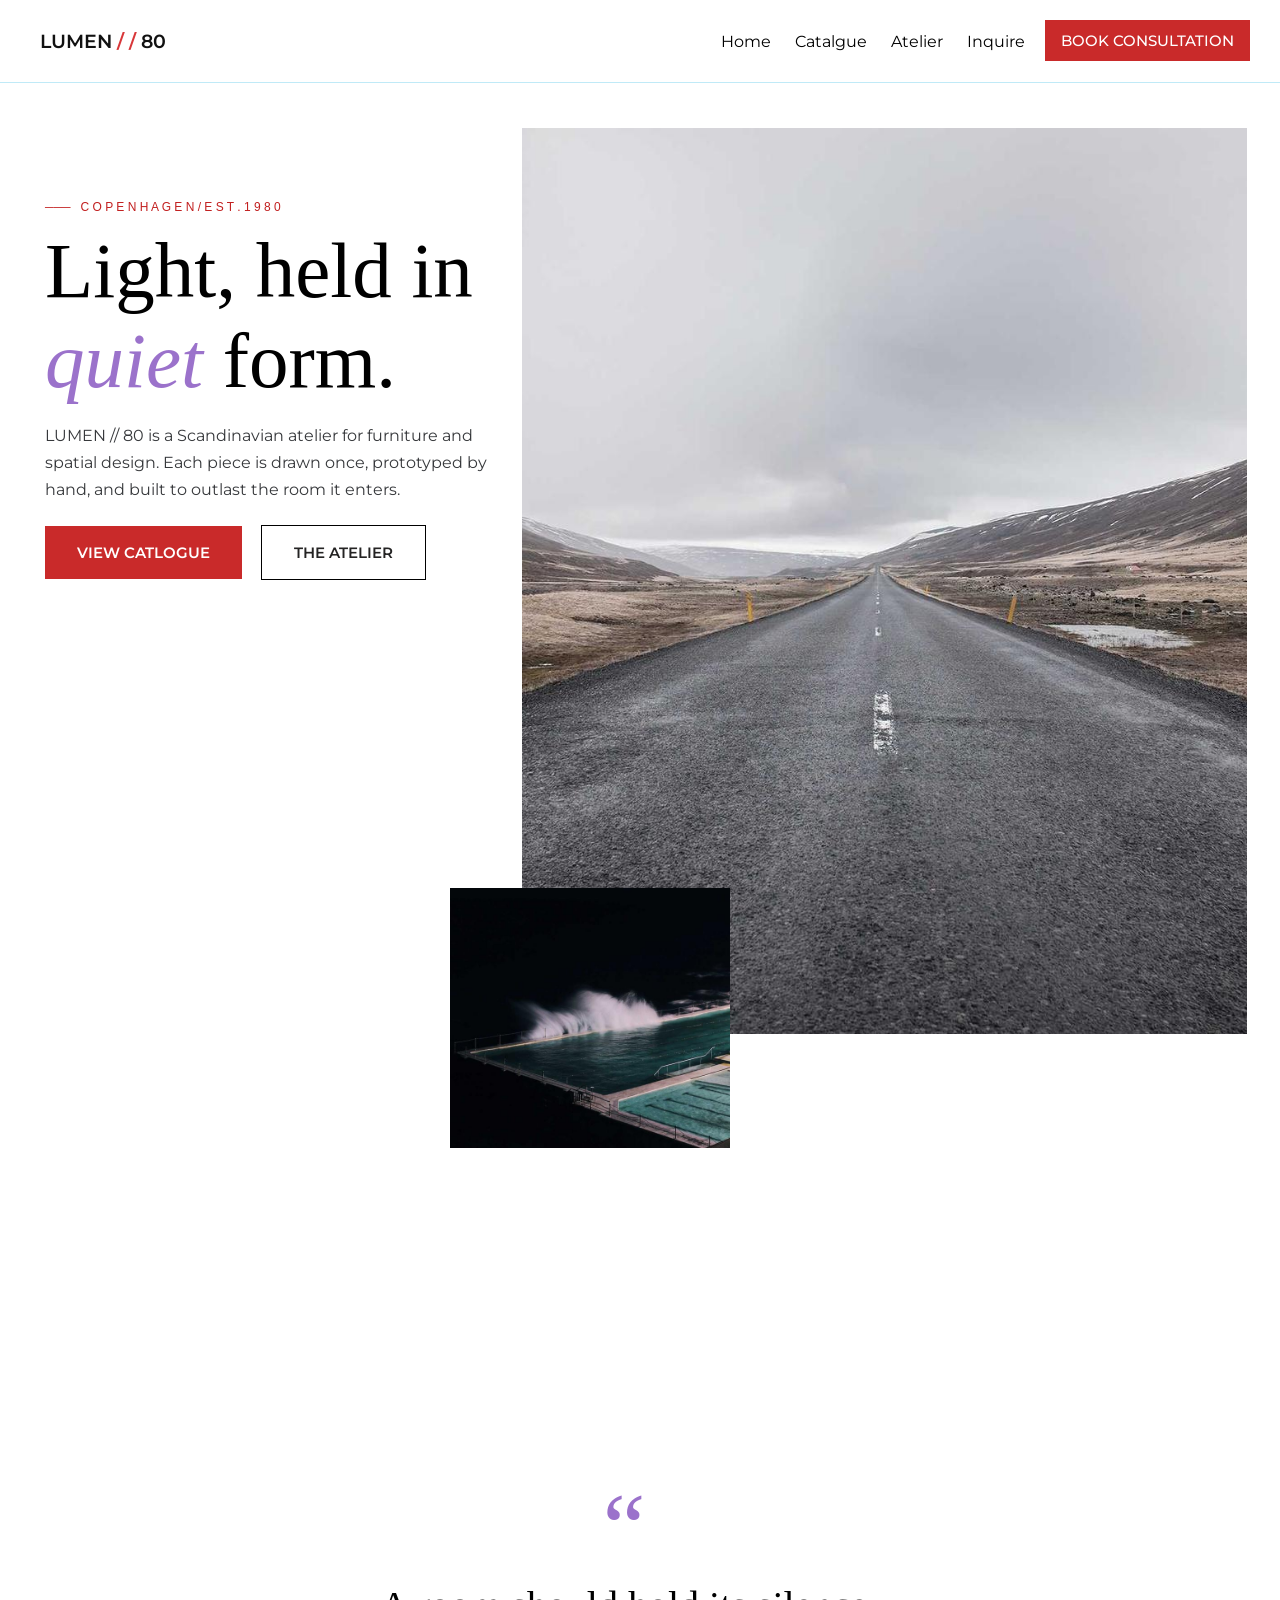
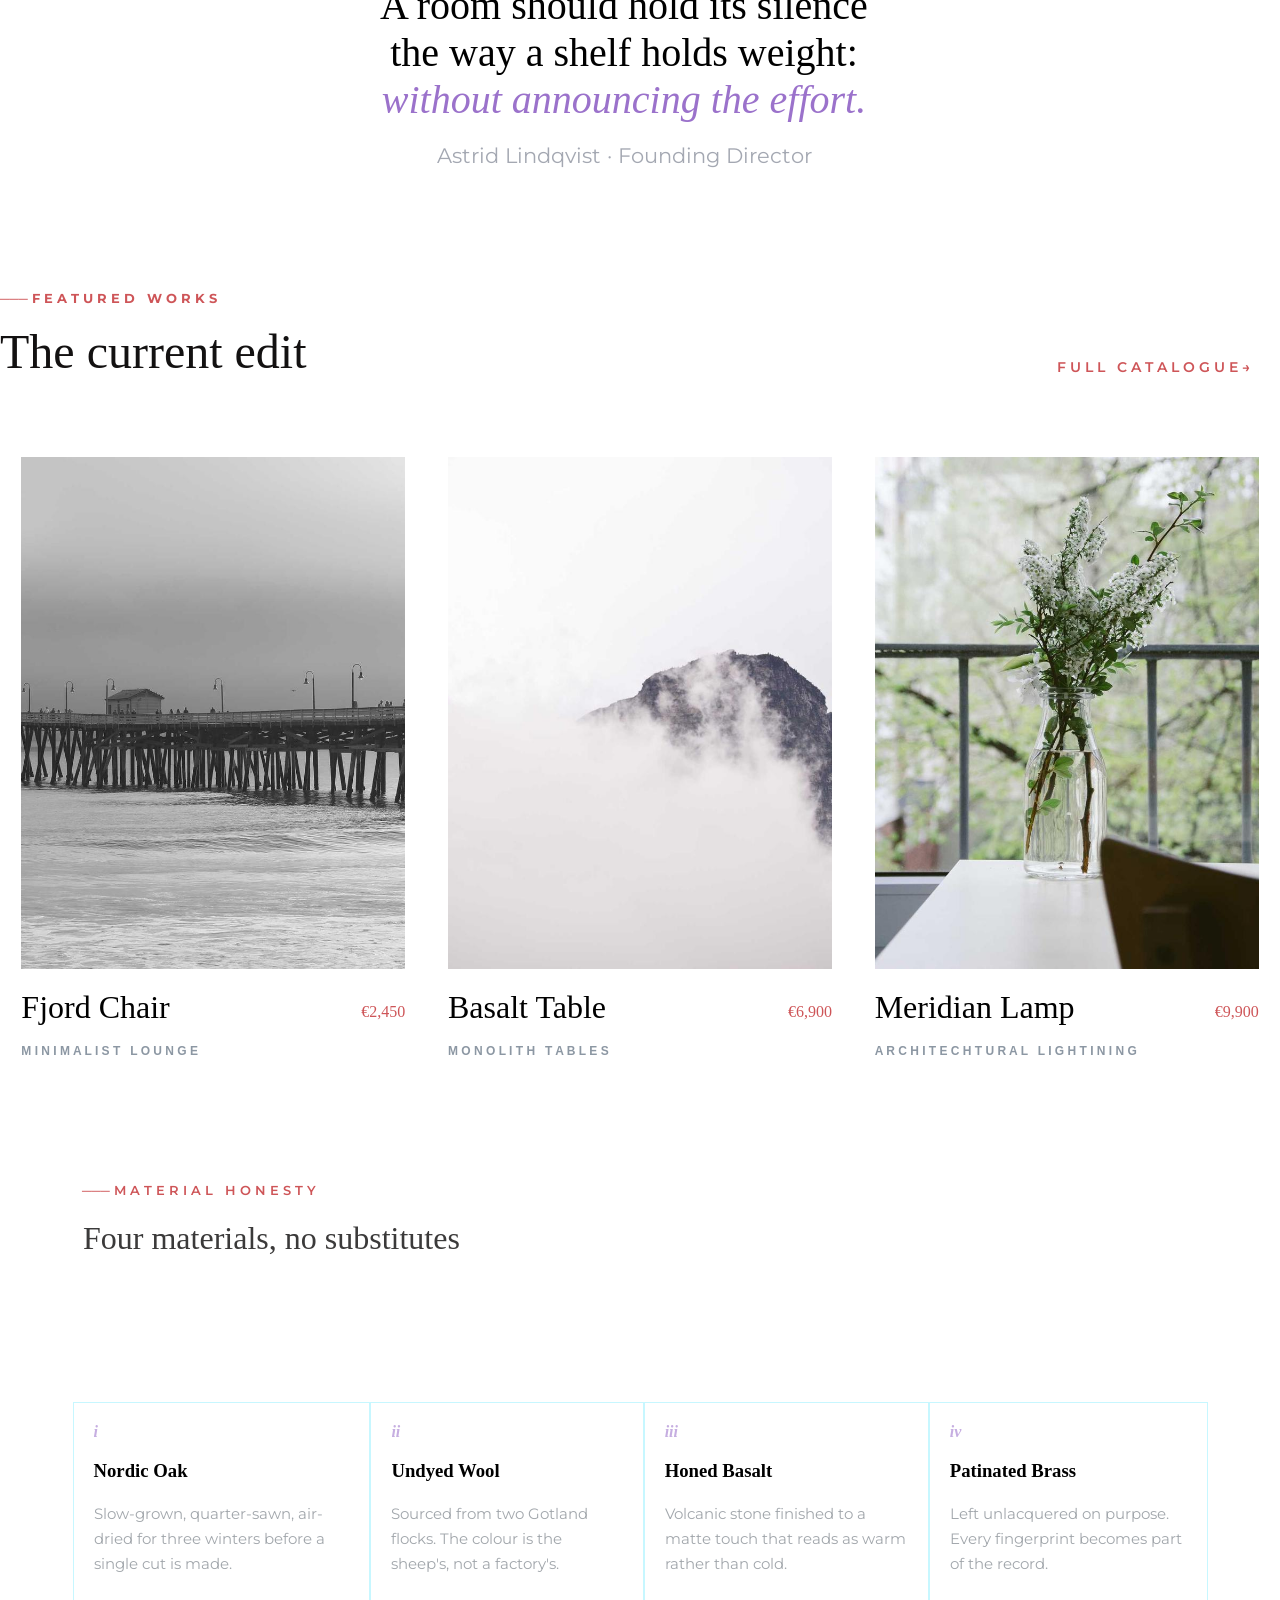
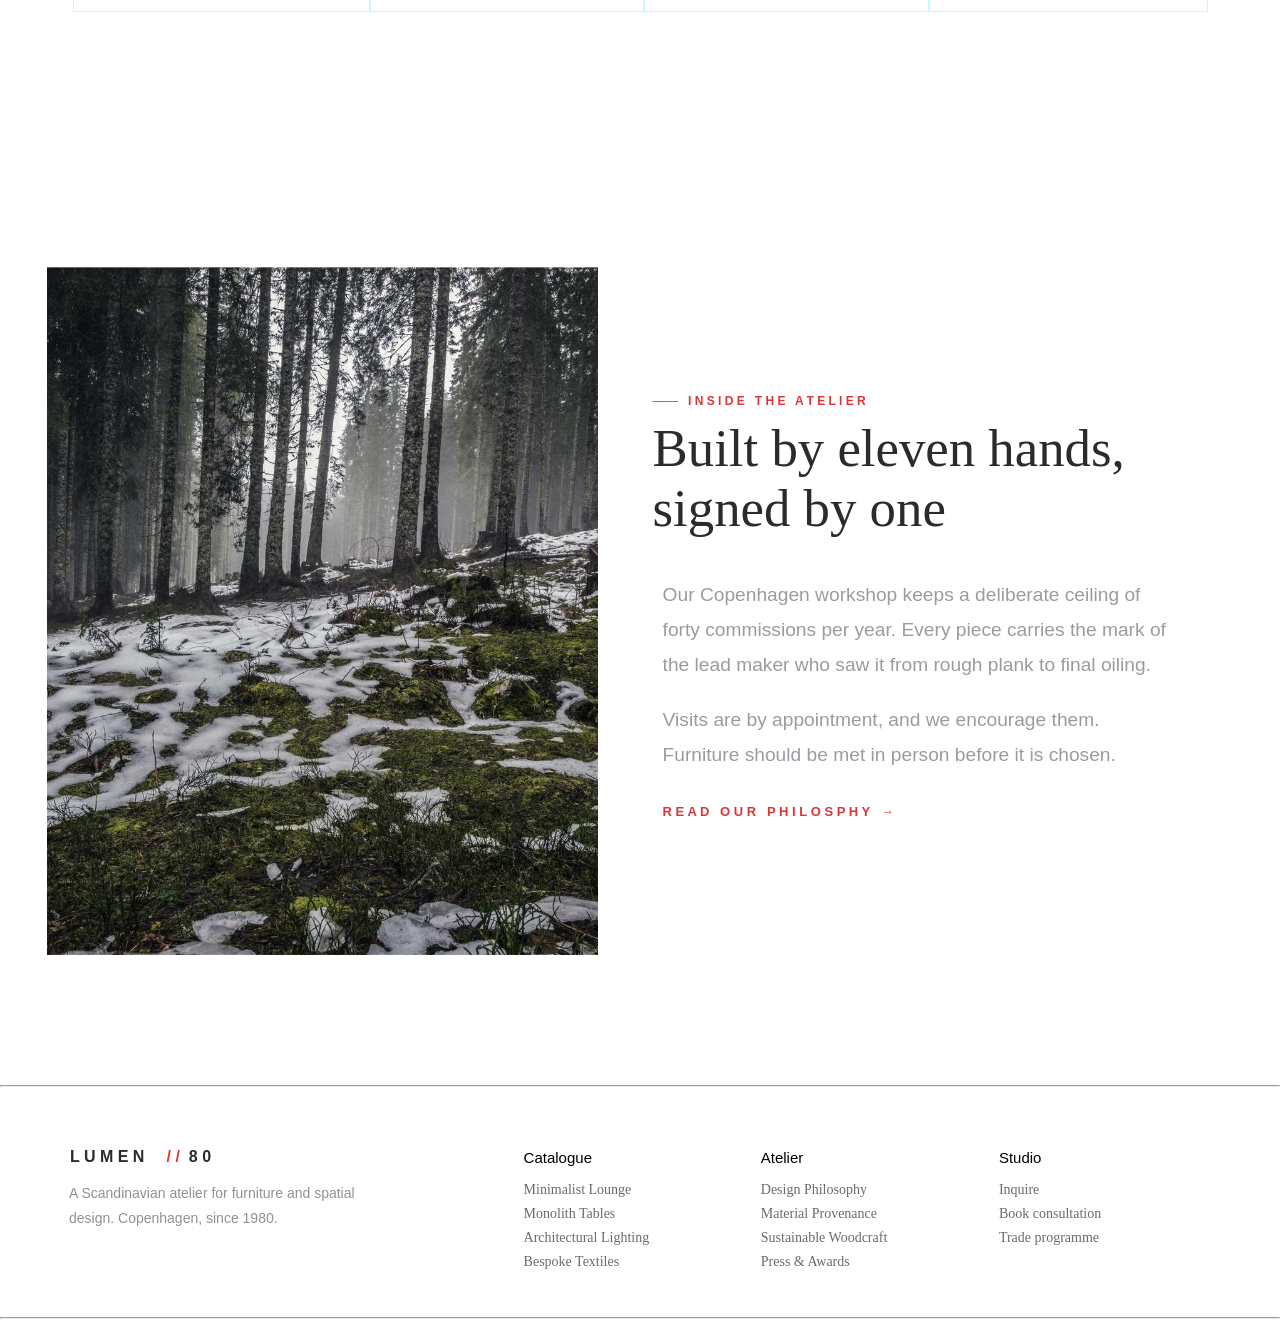
<file: index.html>
<!DOCTYPE html>
<html lang="en">

<head>
    <meta charset="UTF-8">
    <meta name="viewport" content="width=device-width, initial-scale=1.0">
    <title>Lumen</title>
    <link rel="stylesheet" href="styles.css">

    <link rel="preconnect" href="https://fonts.googleapis.com">
    <link rel="preconnect" href="https://fonts.gstatic.com" crossorigin>
    <link href="https://fonts.googleapis.com/css2?family=Montserrat:ital,wght@0,100..900;1,100..900&display=swap"
    rel="stylesheet">
    <script src="script.js" defer></script>
</head>

<body>
    <header class="site-header">
        <div class="lumen80">
            <a href="#">LUMEN <span class="slash"> / / </span> 80 </a>
        </div>
       <nav class="nav-bar">
        <ul class="nav-list">
           <li class="nav-items" > <a href="#">Home</a></li> 
           <li class="nav-items"> <a href="#">Catalgue</a></li> 
           <li class="nav-items"> <a href="#">Atelier</a></li> 
           <li class="nav-items" > <a href="#">Inquire</a></li> 
        </ul>
       <div class="img-error"><a href="#" class="book">BOOK CONSULTATION</a></div>
        <div class="container" onclick="myFunction(this)">
            <div class="bar1"></div>
            <div class="bar2"></div>
            <div class="bar3"></div>
         </div>
       </nav>
    </header>
    <main class="main-tag">
        <section class="first-section">
            <div class="section1">
                <p class="line0">&boxh;&boxh;&boxh;  &nbsp; C O P E N H A G E N / E S T . 1 9 8 0 </p>
                <h4 class="heading-lumen">
                    Light, held
                    in <i class="color">quiet</i> form.
                </h4>
                <p class="outlast">
                    LUMEN // 80 is a Scandinavian atelier for furniture and spatial design. Each piece is drawn once, prototyped by hand, and built to outlast the room it enters.
                </p>
                <a href="#" class="view-catlogue"> VIEW CATLOGUE</a>
                <a href="#" class="the-atelier">THE ATELIER</a>
            </div>
            <div class="section2">
                <img src="image/lumen-hero.jpg" alt="hero"  class="hero">
                <img src="image/lumen-detail.jpg" alt="detail"  class="detail">
            </div>
        </section>
        <section class="second-section">
                <span class="comma">“</span>
                <p class="comma-des">
                    A room should hold its silence the way a shelf holds weight: <i class="effort"> without announcing the effort. </i>
                </p>
                <small class="ast">Astrid Lindqvist · Founding Director</small>
        </section>
        <section class="third-section">
            <div class="x2">
                 <div class="features">
                     <p class="feat">&boxh;&boxh;&boxh;  F E A T U R E D &nbsp; W O R K S</p><br>
                     <h1 class="edit">The current edit</h1>
                 </div>
                 <div class="x1">
                     <a href="#" class="full-cat">F U L L &nbsp; C A T A L O G U E  &#8594; </a>
                 </div>
           </div>
            <div class="pic-prices">
                <article class="fajor">
                    <a href="#"><img src="image/lumen-p1.jpg" alt="p1" class="p1" width="200px"></a>
                    <div class="prices">
                        <p><a href="#" class="chair"> Fjord Chair <br><smal class="mini">M I N I M A L I S T &nbsp; L O U N G E </small></a></p>
                        <span class="fajor-price">€2,450</span>
                    </div>
                </article>
                <article class="basalt">
                    <img src="image/lumen-p2.jpg" alt="p2" class="p2" width="200px">
                    <div class="prices">
                        <p><a href="#" class="chair">Basalt Table <br><small class="mini">M O N O L I T H &nbsp; T A B L E S </small></a></p>
                        <span class="fajor-price">€6,900</span>
                    </div>
                </article>
                <article class="lamp">
                    <img src="image/lumen-p3.jpg" alt="p3" class="p3" width="200px">
                    <div class="prices">
                        <p><a href="#" class="chair">Meridian Lamp<br><small class="mini">A R C H I T E C H T U R A L &nbsp; L I G H T I N I N G </small></a></p>
                        <span class="fajor-price">€9,900</span>
                    </div>
                </article>
            </div>
        </section>
        <section class="fourth-section">
            <div class="material">
                <p class="honesty">&boxh;&boxh;&boxh; M A T E R I A L  &nbsp; H O N E S T Y </p>
                <p class="f-material">Four materials, no substitutes</p>
            </div>
            <div class="four-headings">
                    <div class="list1">
                        <span class="roman">i</span>
                        <h3 class="p1">Nordic Oak</h3>
                        <p class="f2">Slow-grown, quarter-sawn, air-dried for three winters before a single cut is made.</p>
                    </div>
                    <div class="list1">
                        <span class="roman"> ii </span>
                        <h3 class="p1">Undyed Wool</h3>
                        <p class="f2">Sourced from two Gotland flocks. The colour is the sheep's, not a factory's.</p>
                     </div>
                    <div class="list1">
                        <span class="roman"> iii </span>
                        <h3 class="p1">Honed Basalt</h3>
                        <p class="f2"> Volcanic stone finished to a matte touch that reads as warm rather than cold.</p>
                    </div>
                    <div class="list1">
                        <span class="roman">iv</span>
                        <h3 class="p1">Patinated Brass</h3>
                        <p class="f2">Left unlacquered on purpose. Every fingerprint becomes part of the record.</p>
                    </div>
            </div>
        </section>
        <section class="fifth-section">
            <!-- <div class="alt-img"> -->
                <img src="image/lumen-atelier.jpg" alt="atilier" width="200px" class="atl">
            <!-- </div> -->
            <div class="inside">
                <p class="insidepth">&boxh;&boxh;&boxh;  &nbsp;  I N S I D E &nbsp; T H E  &nbsp; A T E L I E R</p>
                <h1 class="inside-three">Built by eleven hands, signed by one</h1>
                <p class="our">
                    Our Copenhagen workshop keeps a deliberate ceiling of forty commissions per year. Every piece carries the mark of the lead maker who saw it from rough plank to final oiling.
                </p>
                <p class="our o1">
                    Visits are by appointment, and we encourage them. Furniture should be met in person before it is chosen.
                </p>
                <a href="#" class="phil">R E A D  &nbsp; O U R   &nbsp; P H I L O S P H Y &nbsp; &#8594;</a>
            </div>
        </section>
        <hr>
    </main>
    <footer class="site-footer">
        <div class="nd">
            <a href="#" class="eighty">
                L U M E N &nbsp; <span class="slash"> &nbsp; / /</span>&nbsp; 8 0
            </a>
            <p class="since">
                 A Scandinavian atelier for furniture and spatial design. Copenhagen, since 1980.
            </p>
        </div>
        <!-- <div class="all"> -->
        <div class="cat1">
            <h5 class="c1">Catalogue</h5>
            <li class="f1"><a href="#" class="q1">Minimalist Lounge</a></li>
            <li class="f1"><a href="#" class="q1">Monolith Tables</a></li>
            <li class="f1"><a href="#" class="q1">Architectural Lighting</a></li>
            <li class="f1"><a href="#" class="q1">Bespoke Textiles</a></li>
        </div>
        <div class="cat2">
                <h5 class="c1">Atelier</h5>
                <li class="f1"><a href="#" class="q1">Design Philosophy</a></li>
                <li class="f1"><a href="#" class="q1">Material Provenance</a></li>
                <li class="f1"><a href="#" class="q1">Sustainable Woodcraft</a></li>
                <li class="f1"><a href="#" class="q1">Press & Awards</a></li>
         </div>
            <div class="cat3">
                <h5 class="c1">Studio</h5>
                <li class="f1"><a href="#" class="q1">Inquire</a></li>
                <li class="f1"><a href="#" class="q1">Book consultation</a></li>
                <li class="f1"><a href="#" class="q1">Trade programme</a></li>
         </div>
        <!-- </div> -->
    </footer>
    <hr>
</body>

</html>
</file>
<file: styles.css>
body {
    /* background: linear-gradient(-210deg, pink 60%, yellow 50%, rgb(184, 241, 255) 50%); */
    margin: 0px;
    padding: 0px;
}

.site-header {
    display: flex;
    justify-content: space-between;
    border-bottom: 1px solid #c0eaf7;
}

.lumen80 {
    font-family: "Montserrat", sans-serif;
    font-size: 1.2em;
    margin: 29px 40px;
    display: block;
    transition: 0.2s;
    width: 149px;
    font-weight: 600;
}   
.slash {
    color: #d83739;
}
.lumen80 a {
    text-decoration: none;
    color: rgb(17, 17, 17);
}
.lumen80 a:hover {
    color: #d83739;
    opacity: 0.8;
    cursor: pointer;
}


.nav-list{
    display: flex;  
    gap: 24px;
   align-items: center;
}

.nav-bar {
    display: flex;
}
.book-btn {
    background-color: white;
    border: none;
}
.img-error {
    margin-top: 31px;
    margin-right: 30px;
    margin-left: 10px;
}
.book {
    border: 1px solid rgb(201, 42, 42);
    font-size: 15px;
    transition: 0.2s; 
    font-weight: 500;
    color: white;
    padding: 10px 15px;
    background-color: rgb(201, 42, 42);
    font-family: "Montserrat", sans-serif;
     margin-top: 31px;
     margin-left: 10px;
     margin-right: 0;
}
.book:hover {
    background-color: rgb(100, 99, 99);
    border-color: rgb(100, 99, 99);
}
.nav-bar li {
    list-style-type: none;
}
.nav-bar a {
    text-decoration: none;
}
.nav-bar .nav-items a {
    font-family: "Montserrat", sans-serif;
    color: black;  
}
.nav-items:active {
    border-bottom: 2px solid rgb(201, 42, 42);
}
.container {
    display: none;
    cursor: pointer;
    /* padding-top: 20px; */
    padding-right: 20px;
}
.bar1 , .bar2 , .bar3 {
    width: 35px;
    height: 5px;
    background-color: #333;
    margin: 6px 0;
    transition: 0.4s;
}

/* main body tag css styling */



.first-section {
    display: flex;
    max-width: 100%;
    max-height: 100%;
    height: 80%;
    justify-content: space-between;
    margin: 45px;
}
.section1 {
    max-width: 100%;
    width: 50%;
    max-height: 100%;
    height: 50%;
    margin-top: 5%;
}
.line0 { 
    color: rgb(194, 31, 31); 
    font-family: "Plus Jakarta Sans", sans-serif;
    font-size: 12px;
}
.heading-lumen {
    font-family: 'Times New Roman', Times;
    font-weight: 500;
    width: 465px;
    font-size: 79px;
    margin: 0;
}
.color {
    color: #9B72CB;
}
.outlast {
    font-family: "Montserrat", sans-serif;
    color: #36383b;
    margin-bottom: 40px;
    width: 550px;
    line-height: 27px;
}
.view-catlogue{
    text-decoration: none;
    font-family: "Montserrat", sans-serif;
    background-color: #C92A2A;
    border: 2px solid #C92A2A;
    font-size: 15px;
    padding: 17px 32px;
    font-weight: 600;
    color: white;
    transition: 0.2s;
    border-style: none;
}
.view-catlogue:hover {
    background-color: rgb(31, 30, 30);
    border-color: rgb(31, 30, 30);
}
.the-atelier {
    text-decoration: none;
    font-family: "Montserrat", sans-serif;
    background-color: #fff;
    font-size: 15px;
    padding: 17px 32px;
    font-weight: 600;
    color: rgb(36, 35, 35);
    transition: 0.2s;
    border-style: none;
    border: 1px solid black;
    margin-left: 15px;
}
.the-atelier:hover {
    background-color: rgb(31, 30, 30);
    border-color: rgb(31, 30, 30);
    color: white;
}
.section2 {
    /* border: 2px solid black; */
    margin-right: 60px;
    /* background: linear-gradient(to top left, #d9c7f7 50%, white 50%);    */
}
.hero {
   max-width: 100%;
   max-height: 100%;
   width: 40vw;
   height: 90vh;
   /* box-sizing: border-box; */
   margin-left: 100px;
   transition: transform 0.4s ease-in;
   transition-duration: 1s;
}
.hero:hover{
    transform: scale(1.03);
}
.detail {
    position: relative;
    top: -180px;
    left: 30px;
    max-width: 100%;
    max-height: 100%;
    width: 280px;
    height: 260px;
    transition: transform 0.3s ease;
    transition-duration: 1.5s;
}
@keyframes bounce {
    0%   { transform: translateY(0); }
    50%  { transform: translateY(-20px); }
    100% { transform: translateY(0); }
}
.detail:hover{
    transform: scale(1.1);
    animation: bounce 1s infinite;
}
.second-section {
    text-align: center;
    max-width: 100%;
    width: 45%;
    box-sizing: border-box;
    padding: 29px;
    /* border: 2px solid green; */
    position: relative;
    margin: 80px;
    left: 20%;
}

.comma {
    color: #9B72CB;
    font-size: 6em;
}
.comma-des {
    margin: 0px;
    font-size: 2.5em;
    margin-bottom: 20px;
}
.effort {
    color: #9B72CB;
}
.ast {
    font-size: 1.3em;
    font-family: "Montserrat", sans-serif;
    color: #A4A8B2;
}
.third-section {
    max-width: 100%;
    max-height: 100%;
}
.features {
    /* border: 2px solid green; */
    margin: 0px;
    padding: 0px;
    margin-bottom: 3%;
}
.x2 {
    display: flex;
    flex-direction: row;
    justify-content: space-between;
    width: 100%;
    align-items: center;
}
.feat {
    width: 100%;
    text-align: start;
    margin-left: 3%;
    font-family: "Montserrat", sans-serif;
    font-size: 13px;
    font-weight: bold;
    color: #CE5558;
    margin-bottom: 0;
    padding-left: 6%;
}
.edit {
    font-family: 'Times New Roman', Times, serif;
    font-weight: 400;
    margin-left: 0;
    margin-top: 0px;
    font-size: 3em;
    padding-top: 0;
    width: 100%;
    color: rgb(19, 17, 17);
    
}
.x1 {
    margin-right: 30px;
    height: 0%;
}
.full-cat {
     text-decoration: none;
    text-align: center;
    font-family: "Montserrat", sans-serif;
    font-weight: 600;
    color: #CE5558;
    font-size: 0.9em;
    transition: 0.2s;
    width: 100%;

}
.full-cat:hover {
    color: #b48ae4;
}
.pic-prices {
    display: flex;
    justify-content: space-around;
}
.fajor {
    width: 30%;
}
.p1 {
    width: 100%;
    transition: transform 0.6s;
}
.p1:hover{
    transform: scale(1.05);
}
.prices {
    display: flex;
    justify-content: space-between;
}
.chair {
    text-decoration: none;
    color: black;
    font-size: 2em;
    font-family: 'Times New Roman', Times, serif;
}
.mini {
    font-family: Arial, Helvetica, sans-serif;
    color: #8C97A3;
    font-size: 12px;
    font-weight: 700;
}
.fajor-price {
    margin-top: 30px;
    color: #CE5558;
}
.basalt {
    width: 30%;
}
.p2 {
    width: 100%;
    transition: transform 0.6s;
}
.p2:hover{
    transform: scale(1.05);
}
.prices {
    display: flex;
    justify-content: space-between;
}

.lamp {
    width: 30%;
}
.p3 {
    width: 100%;
    /* height: 85%; */
    transition: transform 0.6s;
}
.p3:hover{
    transform: scale(1.05);
}
.prices {
    display: flex;
    justify-content: space-between;
}

.fourth-section {
    /* border: 2px solid black; */
    margin: 80px 5px;
    padding: 10px;
    height: 90%;
}
.honesty {
    font-family: "Montserrat", sans-serif;
    color: #CE5558;
    font-size: 13px;
    font-weight: 600;
    margin-left: 27px;
}
.f-material {
    font-weight: 200;
    font-size: 2em;
    font-family: 'Times New Roman', Times, serif;
    margin-left: 28px;
    margin-top: 22px;
    color: rgb(59, 58, 58);
}
.four-headings {
    display: flex;
    flex-direction: row;
    box-sizing: border-box;
    margin: 10% 3%;
    padding: 20px 20px;
}

.roman {
    font-style: italic;
    color: #C6AEE1;
    font-weight: 900;
}

.list1 {
    border: 1px solid rgb(199, 247, 255); 
    padding: 20px;
  
}

.list1:hover{
    background-color: rgb(199, 247, 255);
}

.f3 {
    font-family: "Montserrat", sans-serif;
    font-weight: 550;
    font-size: 1.04em;
    color: #2c2c2e;
}
.f2 {
    font-family: "Montserrat", sans-serif;
    color: #a2a7ac;
    font-size: 15px;
    line-height: 25px;
}

.fifth-section {
    display: flex;
    justify-content: space-around;
}
.atl {
    max-width: 100%;
    width: 43vw;
    padding: 20px;
    margin-left: 20px;
    transition: transform 0.4s ease-in;
    margin-bottom: 8%;
}
.atl:hover {
    transform: scale(1.03);
}
.inside {
    max-width: 100%;
    width: 50%;
    margin-top: 10%;
}
.insidepth {
    color: #d83739;
    font-family: Verdana, Geneva, Tahoma, sans-serif;
    font-size: 12px;
    font-weight: 600;
    padding-left: 20px;
    padding-right: 20px;
    padding-bottom: 0px;
    padding-top: 3%;
    margin: 0px;
}
.inside-three {
    color: rgb(42, 43, 42);
    font-family: 'Times New Roman', Times, serif;
    font-weight: 500;
    font-size: 3.3em;
    padding: 10px 20px;
    margin: 0px;
}
.our {
    color: #989ca1;
    font-family: "Montserret",sans-serif;
    width: 80%;
    margin-left: 20px;
    font-weight: 100;
    font-size: 1.2em;
    line-height: 35px;
    padding: 10px;
}
.o1 {
    margin-top: -19px;
}
.phil {
    text-decoration: none;
    padding: 0px 30px;
    font-family: "Montserret", sans-serif;
    color: #d83739;
    font-weight: 600;
    font-size: 13px;
    transition: 0.4s transform 1s ease-in;
    transition: transform 1s ease-in;
}
.phil:hover {
    color: #9B72CB;
    transform: scaleX(1.5);
}

/* Footer styles in css */

.site-footer {
    display: flex;
    padding: 10px 20px;
    max-width: 100%;
    margin-top: 4%;
}
.nd {
    /* border: 2px solid black; */
    margin-top: 0px;
    width: 30%;
    margin-left: 20px;
    box-sizing: border-box;
}  
.eighty {
    text-decoration: none;
    color: rgb(44, 43, 43);
    font-family: "Montserret", sans-serif;
    padding-left: 30px;
    padding-right: 30px;
    width: 90%;
    padding-top: 40px;
    font-weight: 600;
}
.eighty:hover{
    color: #d83739;
}
.since {
    font-family: "Montserret",sans-serif;
    padding: 1px 29px;
    color: #919194;
    line-height: 25px;
    font-size: 14px;
    font-weight: 500;
    margin-bottom: 12%;
}
.f1 {
    list-style-type: none;
}
.q1 {
    text-decoration: none;
    color: #666b70;
    font-weight: 400;
    font-size: 14px;
    line-height: 24px;
    margin: 0px;
} 
.cat1 {
    margin-left: 9%;
    position: relative;
    bottom: 25px;
}
.cat2 {
    margin-left: 9%;
    position: relative;
    bottom: 25px;
}
.cat3 {
    margin-left: 9%;
    position: relative;
    bottom: 25px;
}
.c1 {
    font-size: 15px;
    font-family: "Montserret", sans-serif;
    font-weight: 500;
    margin-bottom: 12px;
}  

@media (max-width: 795px) {
    body {
        padding: 0px;
        margin: 0px;
    }
    .nav-list {
        display: none;
        flex-direction: column;
        position: absolute;
        top: 60px;             
        left: 0; 
        height: 80vh;
        font-size: 20px;
        background: white;
        text-align: center;
        transform: translatex(100%);
        transition: transform 0.9s ease-in-out;
        transition-duration: 0.8s;
    }
    .nav-list a { 
        border-bottom: 1px solid rgb(199, 195, 195);
        display: block;
    }
    .nav-list li { 
        width: 100%;
        margin-bottom: 10px;
        align-items: center;
        gap: 0;
    }
    .nav-list.active {
        display: flex;
        transform: translatex(0);
        width: 95%;
        padding: 0;
    }
    .container{
        display: inline-block;
        margin-right: 20px;
        border: 1px solid rgb(213, 252, 255);
        padding-right: 0;
        height: 37px;
        padding: 8px;
        margin-top: 10px;
        transition: 0.4s;
    }
    .container:active{
        background-color: rgb(217, 243, 245);
    }
    .change .bar1 {
        transform: translate(0, 11px) rotate(-45deg);
    }
    .change .bar2 {
        opacity: 0;
    }
    .change .bar3{
        transform: translate(0, -11px) rotate(45deg);
    }
    .book{
        display: none;
    }
    .img-error{
        display: none;
    }
     .first-section{
        display: flex;
        flex-direction: column;
        width: 90%;
        gap: 130px;
     }
     .section1 {
        width: 100%;
     }
     .line0 {
        width: 40%;
     }
     .heading-lumen {
        font-size: 3em;
        font-family: "Montserret",sans-serif;
        width: 40%;

     }
     .outlast{
        width: 90%;
        line-height: 30px;
     }
    .section2 {
        max-width: 100%;
        width: 100%;
        height: 50%;
        /* background-color: green; */
        margin: 0px;
        padding: 0px;
    }
    .hero {
        width: 100%;
        height: 40%;
        margin-left: 0px;
        margin-right: 0px;
        margin-top: 0px;
        margin-bottom: 0px;
        padding: 0px;
    }
    .detail {
        left: -45px;
        margin: 0px;
        padding: 0px;
    }
    .second-section {
        margin-top: -40px;
        margin-bottom: 150px;
        width: 60%;
        margin-left: 160px;
        position: static;
    }
    .comma-des {
        /* background-color: yellow; */
        width: 100%;
        font-size: 1.7em;
        margin-right: 20%;        
        margin-bottom: 5%;        
    }
    .third-section{
        margin: 3%;
    }
    .x2 {
        width: auto;
        height: auto;
        margin-bottom: 50px;
        gap: 0px;
    }
    .feat {
        padding: 0px;
        margin: 0px;
    }
    .edit {
        padding: 0px;
        margin: 0px;
        font-size: 36px;
        color: #36383b;
    }
    .x1 {
        width: auto;
        padding-top: 3%;
        margin: 0px;
    }
    .full-cat{
        align-content: end;

    }
    .pic-prices {
        display: grid;
        grid-template-columns: 1fr 1fr;
        gap: 20px;
    }
    .fajor {
        width: 100%;
    }
    .basalt{
        width: 100%;
    }
    .lamp{
        width: 100%;
    }
    .chair {
        font-size: 30px;
    }
    .fajor-price {
        margin-top: 25px;
    }
    .four-headings{
        display: grid;
        grid-template-columns: 1fr 1fr;
        width: 100%;
        margin-left: 0px;
        margin-top: 45px;
        margin-bottom: 45px;
    }
    .fifth-section {
        /* border: 2px solid green; */
        display: block;
        padding-bottom: 10%;
    }
    .atl {
        margin: 0px;
        margin-top: 2%;
        width: 90%;
        padding: 0px;
        margin-left: 40px;
        box-sizing: border-box;
        margin-right: auto;
        flex-direction: column;
    }
    .inside {
        width: 95%;
        margin-left: 20px;
    }
    .insidepth {
        font-size: 14px;
        margin-bottom: 10px;
    }
    .inside-three{
        font-size: 1.9em;
        font-weight: 300;
    }
    .our {
        margin-left: 10px;
        width: 94%;
        line-height: 26px;
        font-size: 1.2em;
        margin-top: 10px;
    }
    .phil {
        margin-top: 8%;
        margin-right: 1%;
        /* background-color: yellow; */
        font-weight: 700;
        padding-left: 18px;
    }
    .site-footer {
        display: grid;
        grid-template-columns: 1fr 1fr;
    }
    .nd {
        width: 100%;
        margin-left: 0px;
    }
}
@media (max-width: 622px) {
    .site-header {
        width: auto;
    }
    .first-section {
        display: grid;
        grid-template-columns: 1fr;
        margin-left: 35px;
        gap: 120px;
        padding-top: 60px;
        padding-bottom: 60px;
        height: auto;
        margin-bottom: 0px;
    }
    .view-catlogue,.the-atelier {
        margin-top: 190px;
    }
    .section1 {
        width: auto;
        height: 350px;
    }
    .section2 {
        width: 50%;
        height: auto;
        padding-top: 40px;
        padding-bottom: 40px;
        padding-left: 30px;
        padding-right: 10px;
        margin: 0;
        position: relative;
    }
    .hero {
        width: auto;
        /* width: 538.39px; */
        height: auto;
    }
    .detail{
        max-width: 100%;
        width: 43vw;
        height: auto;
        padding-left: 17px;
        padding-right: 17px;
        padding-top: 17px;
        padding-bottom: 17px;
    }
    .line0 {
        width: auto;
    }
    .heading-lumen{
        width: 70%;
    }
    .pic-prices {
        display: grid;
        grid-template-columns: 1fr;
    }
    .section2 {
        width: auto;
    }
}
@media (max-width: 475px) {
    .second-section {
        margin-left: 90px;
        padding: 0px;
        /* position: relative; */
    }
    .comma {
        font-size: 74px;
    }
    .comma-des {
        margin: 15px 0px;
        padding: 0;
    }
    .ast {
        font-size: 15px;
        font-weight: 500;
    }
    .atl {
        margin-left: 25px;
        padding: 20px
    }
    .x2 {
        display: grid;
        grid-template-columns: 1fr;
        height: auto;
    }
    .x1 {
        padding-bottom: 30px;
    }
    .edit {
        font-size: 37px;
    }
}
@media (max-width: 442px) {
    .eighty {
        display: flex;
        padding-top: 1px;
    }
    .nd {
        width: auto;
    }
}
@media (max-width: 768px) {
    .inside {
        padding-left: 20px;
    }
}
@media (max-width: 425px) {
    .first-section{
        gap: 180px;
        width: auto;
    }
    .heading-lumen {
        width: auto;
    }
    .view-catlogue {
        display: block;
        width: 150px;
        margin: 0;
    }
    .atl {
        margin-left: 0px;
        width: 100%;
    }
    .the-atelier {
        position: relative;
        top: 50px;
        padding: 15px 40px;
        margin-left: 0px;
        margin-bottom: 20px;
    }
    .section2 {
        margin-top: 20px;
    }
}
@media (max-width: 375px) {
    .detail {
        margin-top: 30px;
        margin-left: 10px;
    }
    .second-section{
        margin-left: 73px;
    }
    .eighty {
        padding-left: 11px;
        padding-right: 6px;
    }
    .since {
        padding-left: 12px;
    }
    .insidepth {
        padding-left: 0px;
    }
    .atl {
        margin-left: 0px;
        width: 100%;
    }
    .four-headings {
        display: flex;
        flex-direction: column;
    }
}
@media (max-width: 320px) {
    .heading-lumen {
        width: auto;
        font-size: 40px;
    }
    .detail {
        position: relative;
        top: -130px;
        margin-left: 5px;
        padding: 0px;
    }
    .second-section {
        margin-left: 30px;
        width: 80%;
        text-align: center;
    }
    .comma-des{
        width: 100%;
    }
    .effort {
        width: auto;
    }
    .features {
        padding-left: 0;
    }
    .x1 {
        padding-left: 10px;
    }
    .insidepth{
        width: auto;
        padding-left: 0px;
        font-size: 12px;
    }
    .atl {
        width: 100%;
        margin-left: 0px;
    }
    .eighty {
        padding-left: 0px;
    }
    .since {
        padding-left: 0px;
    }
    .inside-three{
        width: auto;
        font-size: 1.4em;
    }
    .site-footer {
        display: flex;
        flex-direction: column;
    }
    .cat1, .cat2, .cat3 {
        margin-left: 0px;
    }
}
@media (max-width: 1024px){
    .inside {
        margin: 0px;
        padding-top: 30px;
    }
}
@media (max-width: 1440px){
    .section2 {
        margin: 0px;
    }
    .hero {
        width: auto;
        padding-right: 30px;
        padding-left: 12px;     
        margin: 0;
        height: auto;
    }
    .detail{
       position: relative;
       left: -90px;
       padding: 30px;
       /* border: 1px solid white; */
    }
    .feat {
        padding-left: 0px;
        margin-left: 0px;
    }
    .features {
        padding-left: 0px;
    }
    .material {
        padding-left: 40px;
    }
    .outlast {
        width: auto;
    }
}
</file>
